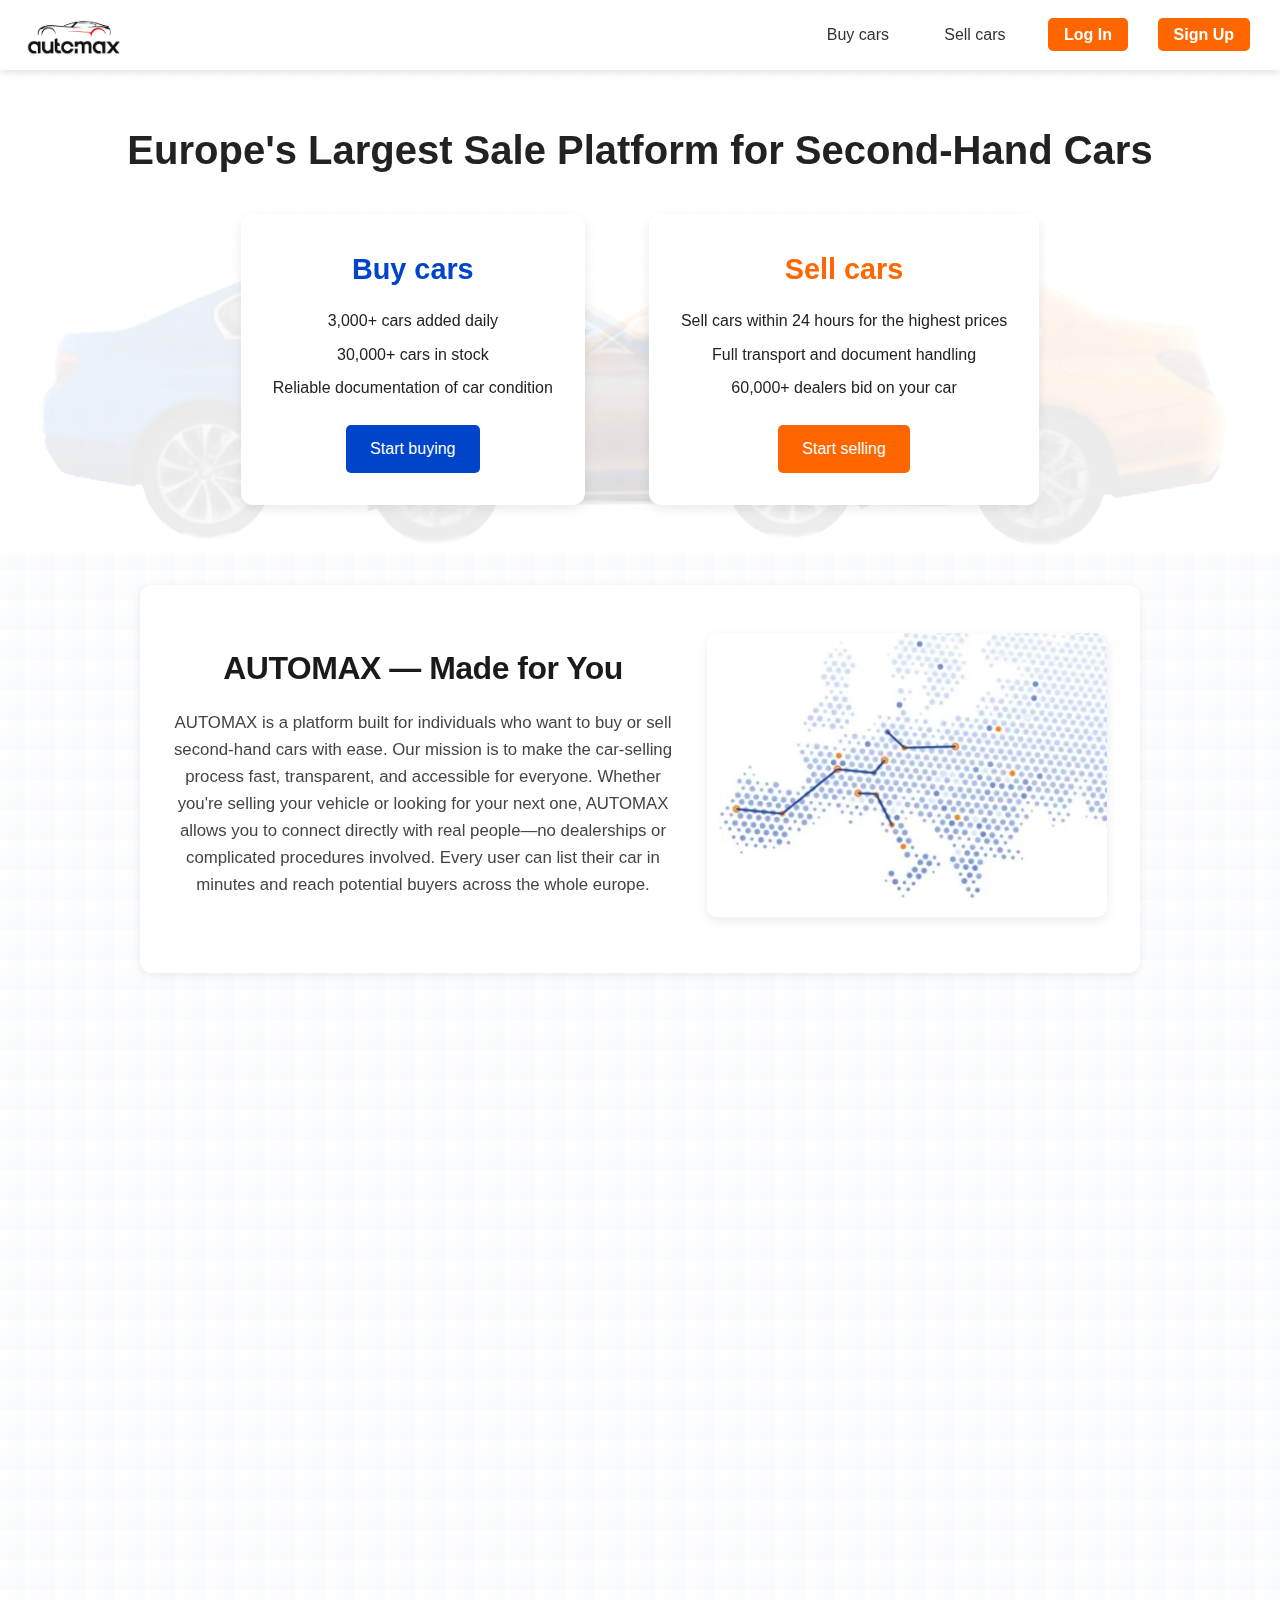
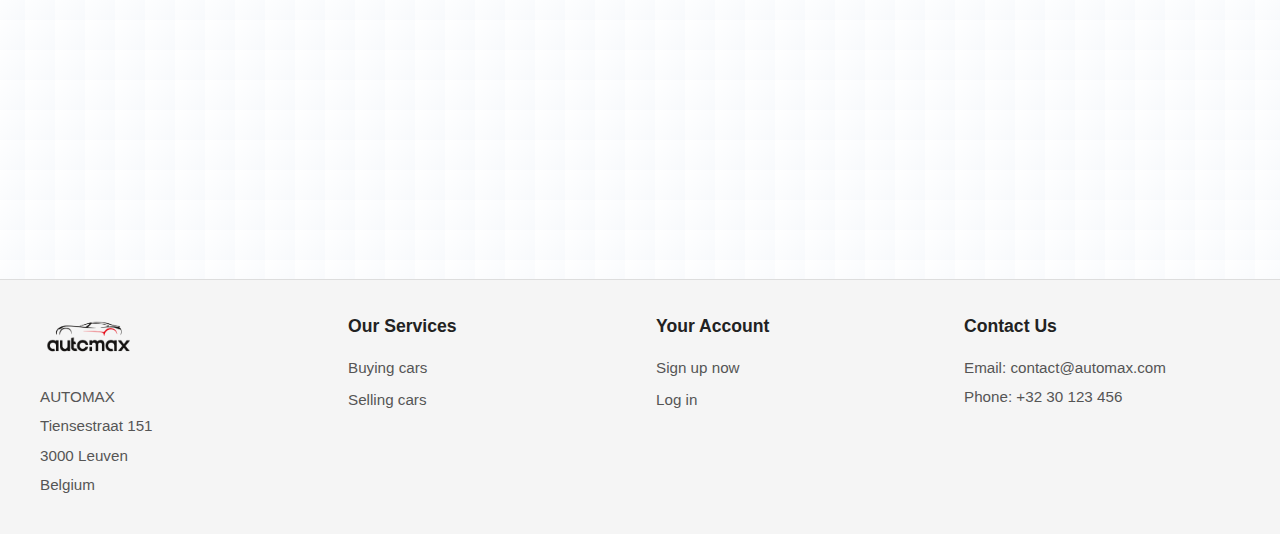
<file: index.html>
<!DOCTYPE html>
<html lang="en">
<head>
  <meta charset="UTF-8" />
  <meta name="viewport" content="width=device-width, initial-scale=1.0"/>
  <title>Second-Hand Car Sales</title>
  <link rel="stylesheet" href="style.css" />
  <link rel="stylesheet" href="https://unpkg.com/aos@next/dist/aos.css" />

</head>

<!---------------------OPTIONAL: Add a script to shrink the navbar when scrolling down--------------------->  

<script>
  window.addEventListener('scroll', function () {
    const navbar = document.querySelector('.navbar');
    if (window.scrollY > 50) {
      navbar.classList.add('shrink');
    } else {
      navbar.classList.remove('shrink');
    }
  });
</script>

<body>
  <!------------------------------------------------------------------------ Top Navigation Bar --------------------------------------------------------------------------------------------------------->
  <nav class="navbar">
    <div class="logo">
      <a href="index.html">
        <img src="logo.png" alt="AUTOMAX logo" />
      </a>
    </div>
    <ul class="nav-links">
      <li><a href="buy.html" class="nav-btn">Buy cars</a></li>
      <li><a href="sell.html" class="nav-btn">Sell cars</a></li>
      <li><a href="login.html" class="btn">Log In</a></li>
      <li><a href="signup.html" class="btn">Sign Up</a></li>
    </ul>
  </nav>
  
  <!--------------------------------------------------------------------------- Main Section -------------------------------------------------------------------------------------------------------------->
  <header class="main-section">
    <div class="car-backgrounds">
      <img src="blue-car.png" alt="Blue car" class="car-img-bg left" />
      <img src="orange-car.png" alt="Orange car" class="car-img-bg right" />
    </div>
  
    <h1>Europe's Largest Sale Platform for Second-Hand Cars</h1>
  
    <div class="buy-sell-container">
      <div class="buy-sell-boxes">
        <div class="buy-section" id="buy">
          <h3 class="buy-text">Buy cars</h3>
          <p>3,000+ cars added daily</p>
          <p>30,000+ cars in stock</p>
          <p>Reliable documentation of car condition</p>
          <a href="buy.html" class="buy-btn">Start buying</a>
        </div>
        <div class="sell-section" id="sell">
          <h3 class="sell-text">Sell cars</h3>
          <p>Sell cars within 24 hours for the highest prices</p>
          <p>Full transport and document handling</p>
          <p>60,000+ dealers bid on your car</p>
          <a href="sell.html" class="sell-btn">Start selling</a>
        </div>
      </div>
    </div>
  </header>
  

  <!--------------------------------------------------------------------------- About Section ---------------------------------------------------------------------------------------------------------------->
  <section class="info-section split-layout about" data-aos="zoom-in">
    <div class="info-text">
      <h2>AUTOMAX — Made for You</h2>
      <p>AUTOMAX is a platform built for individuals who want to buy or sell second-hand cars with ease. Our mission is to make the car-selling process fast, transparent, and accessible for everyone. Whether you're selling your vehicle or looking for your next one, AUTOMAX allows you to connect directly with real people—no dealerships or complicated procedures involved. Every user can list their car in minutes and reach potential buyers across the whole europe.</p>
    </div>
    <div class="info-image">
      <img src="about.png" alt="About AUTOMAX" />
    </div>
  </section>
  

  <!---------------------------------------------------------------------------- Buying Section -------------------------------------------------------------------------------------------------------------->
  <section class="info-section split-layout buying" data-aos="zoom-in">
    <div class="info-text">
      <h2>Buying cars with AUTOMAX</h2>
      <p>Get access to Europe-wide inventory and choose from over 30,000 cars in stock and 3,000 new cars added daily! Buy cars fast and easy entirely online and without time-consuming physical auctions, minimum purchase quantities, or hidden fees.</p>
      <a href="buy.html" class="buy-btn">Start buying</a>
    </div>
    <div class="info-image">
      <img src="buy-car.png" alt="Buy cars platform view" />
    </div>
  </section>

  <!--------------------------------------------------------------------------- Selling Section ---------------------------------------------------------------------------------------------------------------->
  <section class="info-section split-layout selling" data-aos="zoom-in">
    <div class="info-text">
      <h2>Selling cars with AUTOMAX</h2>
      <p>Sell cars that do not fit in your portfolio easily, and entirely online to 60,000 dealers and achieve the highest prices! CARHUB.com ensures a fast and easy process and is always your only contracting party to ensure a single point of contact even on cross-border transactions.</p>
      <a href="sell.html" class="sell-btn">Start selling</a>
    </div>
    <div class="info-image">
      <img src="sell-car.png" alt="Sell car with app" />
    </div>
  </section>

  <!-- AOS Animation Scripts -->
  <script src="https://unpkg.com/aos@next/dist/aos.js"></script>
  <script>
    AOS.init({
      duration: 800,
      easing: 'ease-in-out',
      once: true
    });
  </script>
</body>

<footer class="footer">
  <div class="footer-container">
    <div class="footer-column">
      <img src="logo.png" alt="AUTOMAX Logo" class="footer-logo" />
      <p>AUTOMAX </p>
      <p>Tiensestraat 151</p>
      <p>3000 Leuven</p>
      <p>Belgium</p>
    </div>

    <div class="footer-column">
      <h4>Our Services</h4>
      <a href="buy.html">Buying cars</a>
      <a href="sell.html">Selling cars</a>
    </div>

    <div class="footer-column">
      <h4>Your Account</h4>
      <a href="signup.html">Sign up now</a>
      <a href="login.html">Log in</a>
    </div>

    <div class="footer-column">
      <h4>Contact Us</h4>
      <p>Email: contact@automax.com</p>
      <p>Phone: +32 30 123 456</p>
    </div>
  </div>
</footer>

</html>
</file>
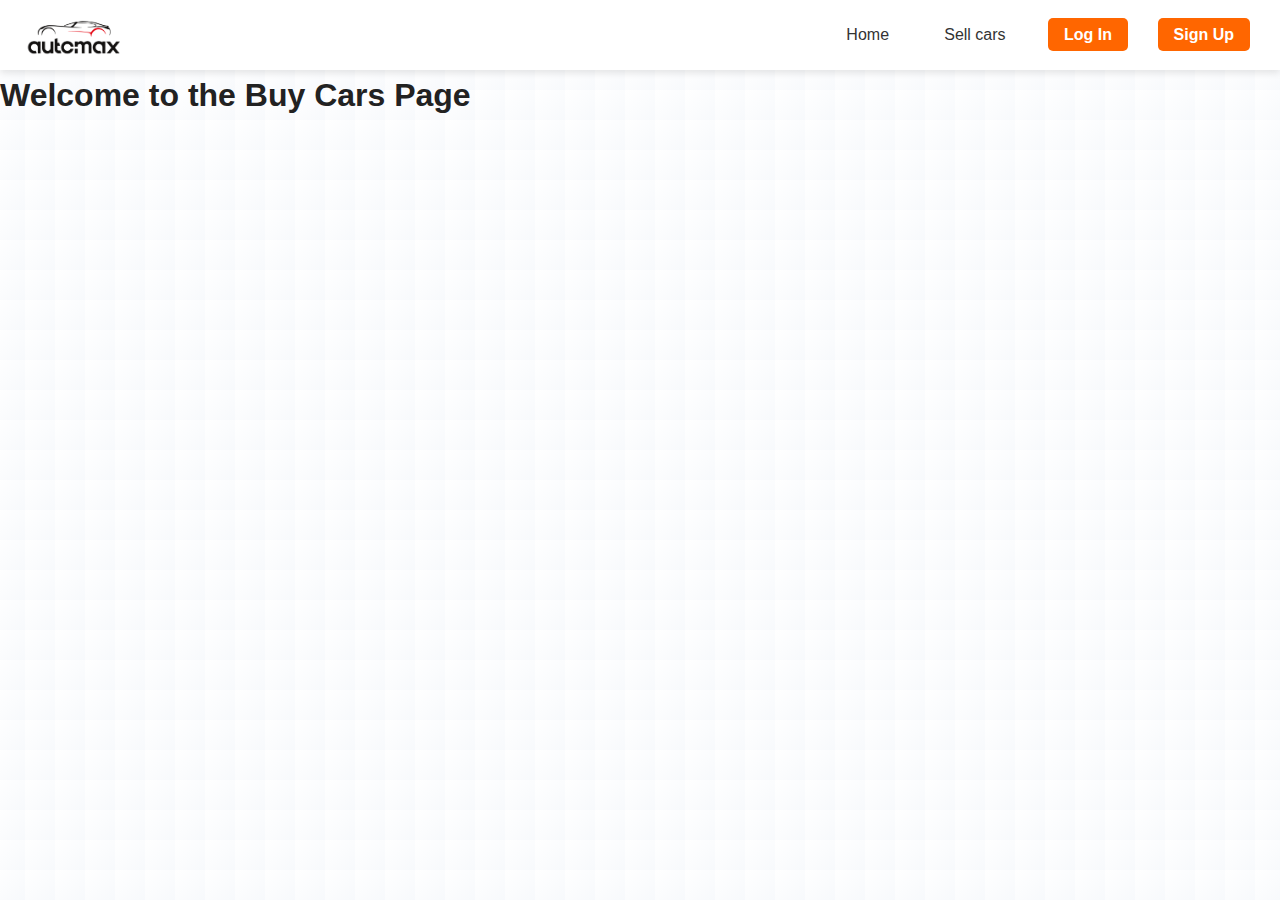
<file: buy.html>
<!DOCTYPE html>
<html lang="en">
<head>
  <meta charset="UTF-8" />
  <meta name="viewport" content="width=device-width, initial-scale=1.0" />
  <title>Buy Cars - AUTOHUB</title>
  <link rel="stylesheet" href="style.css" />
</head>
<body>
  <nav class="navbar">
    <div class="logo">
      <a href="index.html">
        <img src="logo.png" alt="AUTOMAX logo" />
      </a>
    </div>
    <div class="nav-container">
      <ul class="nav-links">
        <li><a href="index.html" class="nav-btn">Home</a></li>
        <li><a href="sell.html" class="nav-btn">Sell cars</a></li>
        <li><a href="login.html" class="btn">Log In</a></li>
        <li><a href="signup.html" class="btn">Sign Up</a></li>
      </ul>
    </div>
  </nav>

  <main class="page-section">
    <h1>Welcome to the Buy Cars Page</h1>
  </main>
</body>
</html>
</file>
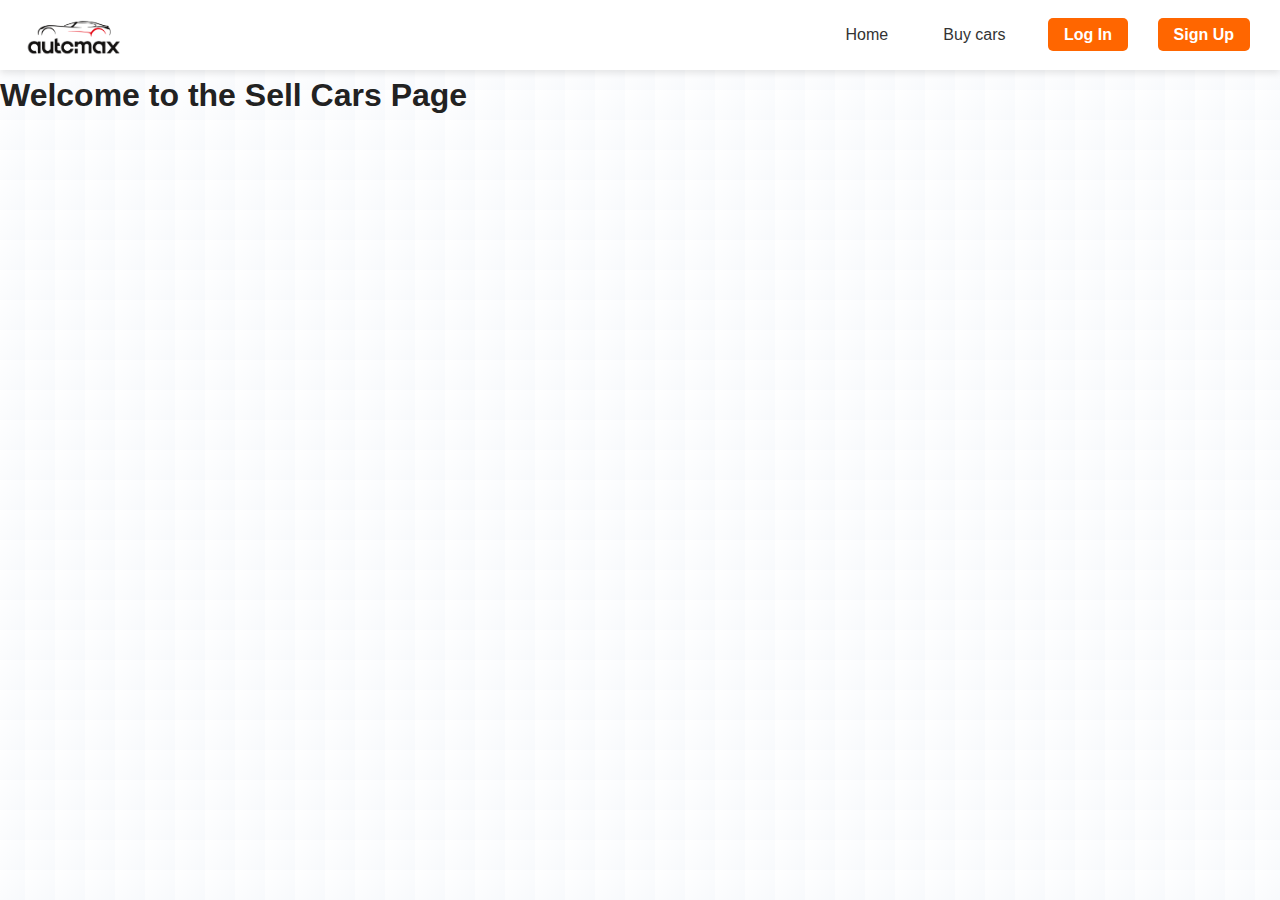
<file: sell.html>
<!DOCTYPE html>
<html lang="en">
<head>
  <meta charset="UTF-8" />
  <meta name="viewport" content="width=device-width, initial-scale=1.0" />
  <title>Sell Cars - AUTOHUB</title>
  <link rel="stylesheet" href="style.css" />
</head>
<body>
  <nav class="navbar">
    <div class="logo">
      <a href="index.html">
        <img src="logo.png" alt="AUTOMAX logo" />
      </a>
    </div>
    <div class="nav-container">
      <ul class="nav-links">
        <li><a href="index.html" class="nav-btn">Home</a></li>
        <li><a href="buy.html" class="nav-btn">Buy cars</a></li>
        <li><a href="login.html" class="btn">Log In</a></li>
        <li><a href="signup.html" class="btn">Sign Up</a></li>
      </ul>
    </div>
  </nav>

  <main class="page-section">
    <h1>Welcome to the Sell Cars Page</h1>
  </main>
</body>
</html>
</file>
<file: style.css>
/* Reset some default styles */
* {
  margin: 0;
  padding: 0;
  box-sizing: border-box;
  font-family: 'Segoe UI', Tahoma, Geneva, Verdana, sans-serif;
}

body {
  height: 100%;
  background: linear-gradient(135deg, #ffffff 0%, #f7f9fc 100%);
  background-size: 30px 30px;
  background-position: center top;
  color: #222;
  line-height: 1.6;
}

/* Navbar styling */
.navbar {
  display: flex;
  justify-content: space-between;
  align-items: center;
  padding: 10px 20px;
  background-color: white; /* Set background color to white */
  box-shadow: 0 3px 7px rgba(0,0,0,0.1);
  position: sticky;
  top: 0;
  z-index: 100;
  transition: all 0.3s ease; /* Smooth transition for shrinking */
}

.logo img {
  height: 50px; /* Adjust logo size */
  width: auto;
  display: block;
  object-fit: contain;
}

.nav-container {
  display: flex;
}

.nav-links {
  display: flex;
  list-style: none;
  margin: 0;
  padding: 0;
  gap: 0.6rem; /* Reduced gap to 0.6rem */
  align-items: center;
}

.nav-links li {
  margin: 0 10px;
}

.nav-links a {
  text-decoration: none;
  color: #333;
  font-weight: 500;
  transition: color 0.3s;
  padding: 0.5rem 0.8rem;
  border-radius: 5px;
}

.nav-btn, .btn {
  text-decoration: none;
  color: #333;
  padding: 5px 10px;
  border-radius: 5px;
}

.nav-btn:hover, .btn:hover {
  background-color: #ddd; /* Example hover effect */
}

.nav-links a:hover {
  background-color: #f0f0f0;
  color: #ff6600;
}

.nav-links .btn {
  background-color: #ff6600;
  color: white;
  padding: 0.5rem 1rem;
  border: none;
  border-radius: 5px;
  font-weight: 600;
  transition: background-color 0.3s;
  cursor: pointer;
  text-decoration: none;
}

.nav-links .btn:hover {
  background-color: #e05600;
}

/* Main Section */
.main-section {
  text-align: center;
  padding: 3rem 2rem;
  background-color: rgba(255, 255, 255, 0.8);
  backdrop-filter: blur(1px);
}

.main-section h1 {
  font-size: 2.5rem;
  margin-bottom: 0.5rem;
}

.main-section h2 {
  font-size: 2rem;
  margin-bottom: 2rem;
  color: #555;
}

.buy-sell-container {
  display: flex;
  flex-direction: column;
  align-items: center;
  gap: 2rem;
  margin-top: 2rem;
}

.buy-sell-boxes {
  display: flex;
  justify-content: center;
  gap: 4rem;
  flex-wrap: wrap;
  align-items: flex-start;
}

.buy-section,
.sell-section,
.info-section {
  max-width: 400px;
  text-align: center;
  background-color: #fff;
  padding: 2rem;
  border-radius: 12px;
  box-shadow: 0 4px 12px rgba(0,0,0,0.08);
  transition: transform 0.3s, box-shadow 0.3s;
  position: relative;
  overflow: hidden;
}

.buy-section::before {
  content: "";
  position: absolute;
  left: 0;
  right: 0;
  bottom: 0;
  height: 5px;
  background: linear-gradient(90deg, #0044cc, #00bfff, #0044cc);
  opacity: 0;
  transition: opacity 0.3s ease;
}

.sell-section::before {
  content: "";
  position: absolute;
  left: 0;
  right: 0;
  bottom: 0;
  height: 5px;
  background: linear-gradient(90deg, #ff6600, #ffa94d, #ff6600);
  opacity: 0;
  transition: opacity 0.3s ease;
}

.info-section.about::before {
  content: "";
  position: absolute;
  left: 0;
  right: 0;
  bottom: 0;
  height: 5px;
  background: linear-gradient(90deg, #999999, #bbbbbb, #999999);
  opacity: 0;
  transition: opacity 0.3s ease;
}

.info-section.buying::before {
  content: "";
  position: absolute;
  left: 0;
  right: 0;
  bottom: 0;
  height: 5px;
  background: linear-gradient(90deg, #0044cc, #00bfff, #0044cc);
  opacity: 0;
  transition: opacity 0.3s ease;
}

.info-section.selling::before {
  content: "";
  position: absolute;
  left: 0;
  right: 0;
  bottom: 0;
  height: 5px;
  background: linear-gradient(90deg, #ff6600, #ffa94d, #ff6600);
  opacity: 0;
  transition: opacity 0.3s ease;
}

.buy-section:hover::before,
.sell-section:hover::before,
.info-section.about:hover::before,
.info-section.buying:hover::before,
.info-section.selling:hover::before {
  opacity: 1;
}

.buy-section:hover,
.sell-section:hover,
.info-section.about:hover,
.info-section.buying:hover,
.info-section.selling:hover {
  transform: translateY(-5px);
  box-shadow: 0 8px 20px rgba(0,0,0,0.1);
}

.buy-text {
  color: #0044cc;
  font-size: 1.8rem;
  margin-bottom: 1rem;
}

.sell-text {
  color: #ff6600;
  font-size: 1.8rem;
  margin-bottom: 1rem;
}

.buy-section p,
.sell-section p {
  margin-bottom: 0.5rem;
  color: #222;
}

.buy-btn,
.sell-btn {
  border: none;
  padding: 0.7rem 1.5rem;
  font-size: 1rem;
  margin-top: 1rem;
  cursor: pointer;
  border-radius: 5px;
  transition: background-color 0.3s;
  display: inline-block;
  text-decoration: none;
  position: relative;
  z-index: 1;
  color: white;
}

.buy-btn {
  background-color: #0044cc;
}

.buy-btn:hover {
  background-color: #003399;
}

.sell-btn {
  background-color: #ff6600;
}

.sell-btn:hover {
  background-color: #e05500;
}

.car-pair {
  display: flex;
  justify-content: center;
  align-items: flex-end;
  gap: 4rem;
}

.car-img {
  width: 100%;
  max-width: 100px;
  height: auto;
}

.car-img.left {
  transform: scaleX(1);
}

.car-img.right {
  transform: scaleX(1);
}

/* Info Sections */
.info-section {
  padding: 3rem 2rem;
  background-color: white;
  margin: 2rem auto;
  max-width: 1000px;
  border-radius: 12px;
  box-shadow: 0 2px 8px rgba(0,0,0,0.08);
}

.split-layout {
  display: flex;
  justify-content: space-between;
  align-items: center;
  gap: 2rem;
  flex-wrap: wrap;
}

.info-text {
  flex: 1 1 500px;
}

.info-text h2 {
  font-size: 2rem;
  color: #1a1a1a;
  margin-bottom: 1rem;
  font-weight: 700;
  letter-spacing: -0.5px;
}

.info-text p {
  font-size: 1.05rem;
  color: #444;
  margin-bottom: 1rem;
  line-height: 1.6;
}

.info-image {
  flex: 1 1 400px;
  text-align: center;
}

.info-image img {
  width: 100%;
  max-width: 400px;
  height: auto;
  border-radius: 10px;
  box-shadow: 0 4px 12px rgba(0, 0, 0, 0.08);
}

/* optıonal */
.navbar.shrink {
  padding: 0.5rem 2rem;
  box-shadow: 0 1px 5px rgba(0,0,0,0.1);
  transition: all 0.3s ease;
  height: 50px; /* Adjust height for the shrink effect */
  background-color: white; /* Set background color to white */
}

.car-background-container {
  position: absolute;
  width: 100%;
  height: 200px;
  margin-bottom: -100px; /* overlap the buy/sell section slightly */
}

.car-backgrounds {
  position: absolute;
  top: 0;
  left: 0;
  width: 100%;
  height: 100%;
  pointer-events: none;
  z-index: 0;
}

.car-img-bg {
  position: absolute;
  bottom: 0;
  opacity: 0.08;
  height: auto;
  max-height: 313px;
  width: auto;
}

.car-img-bg.left {
  left: 0;
  transform: scaleX(1);
}

.car-img-bg.right {
  right: 0;
  transform: scaleX(-1);
}

.footer {
  background-color: #f5f5f5;
  padding: 2rem 1rem;
  margin-top: 4rem;
  border-top: 1px solid #ddd;
}

.footer-container {
  display: flex;
  flex-wrap: wrap;
  justify-content: space-between;
  max-width: 1200px;
  margin: 0 auto;
  gap: 2rem;
}

.footer-column {
  flex: 1 1 200px;
}

.footer-column h4 {
  font-size: 1.1rem;
  margin-bottom: 1rem;
  color: #222;
}

.footer-column a {
  display: block;
  margin-bottom: 0.5rem;
  color: #555;
  text-decoration: none;
  font-size: 0.95rem;
  transition: color 0.2s ease;
}

.footer-column a:hover {
  color: #ff6600;
}

.footer-column p {
  margin: 0.3rem 0;
  font-size: 0.95rem;
  color: #555;
}

.footer-logo {
  width: 100px;
  margin-bottom: 1rem;
}
</file>
